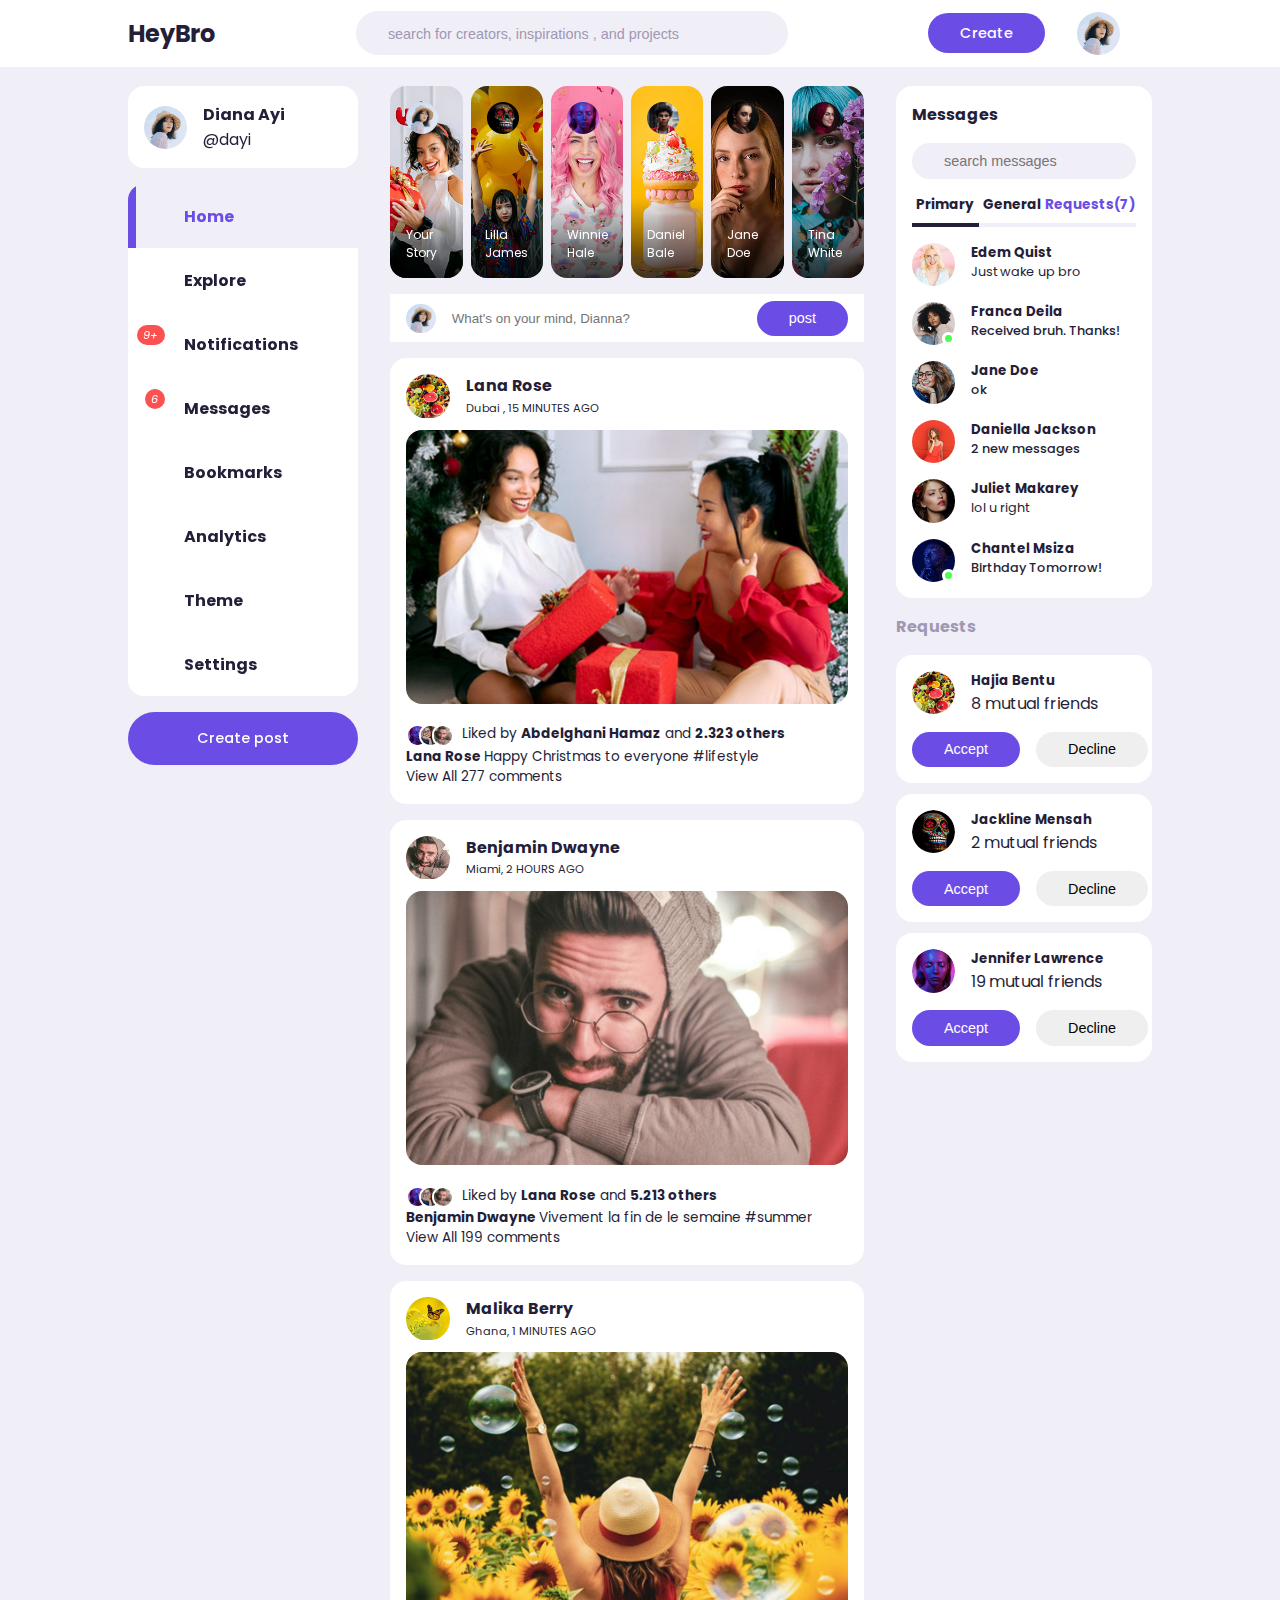
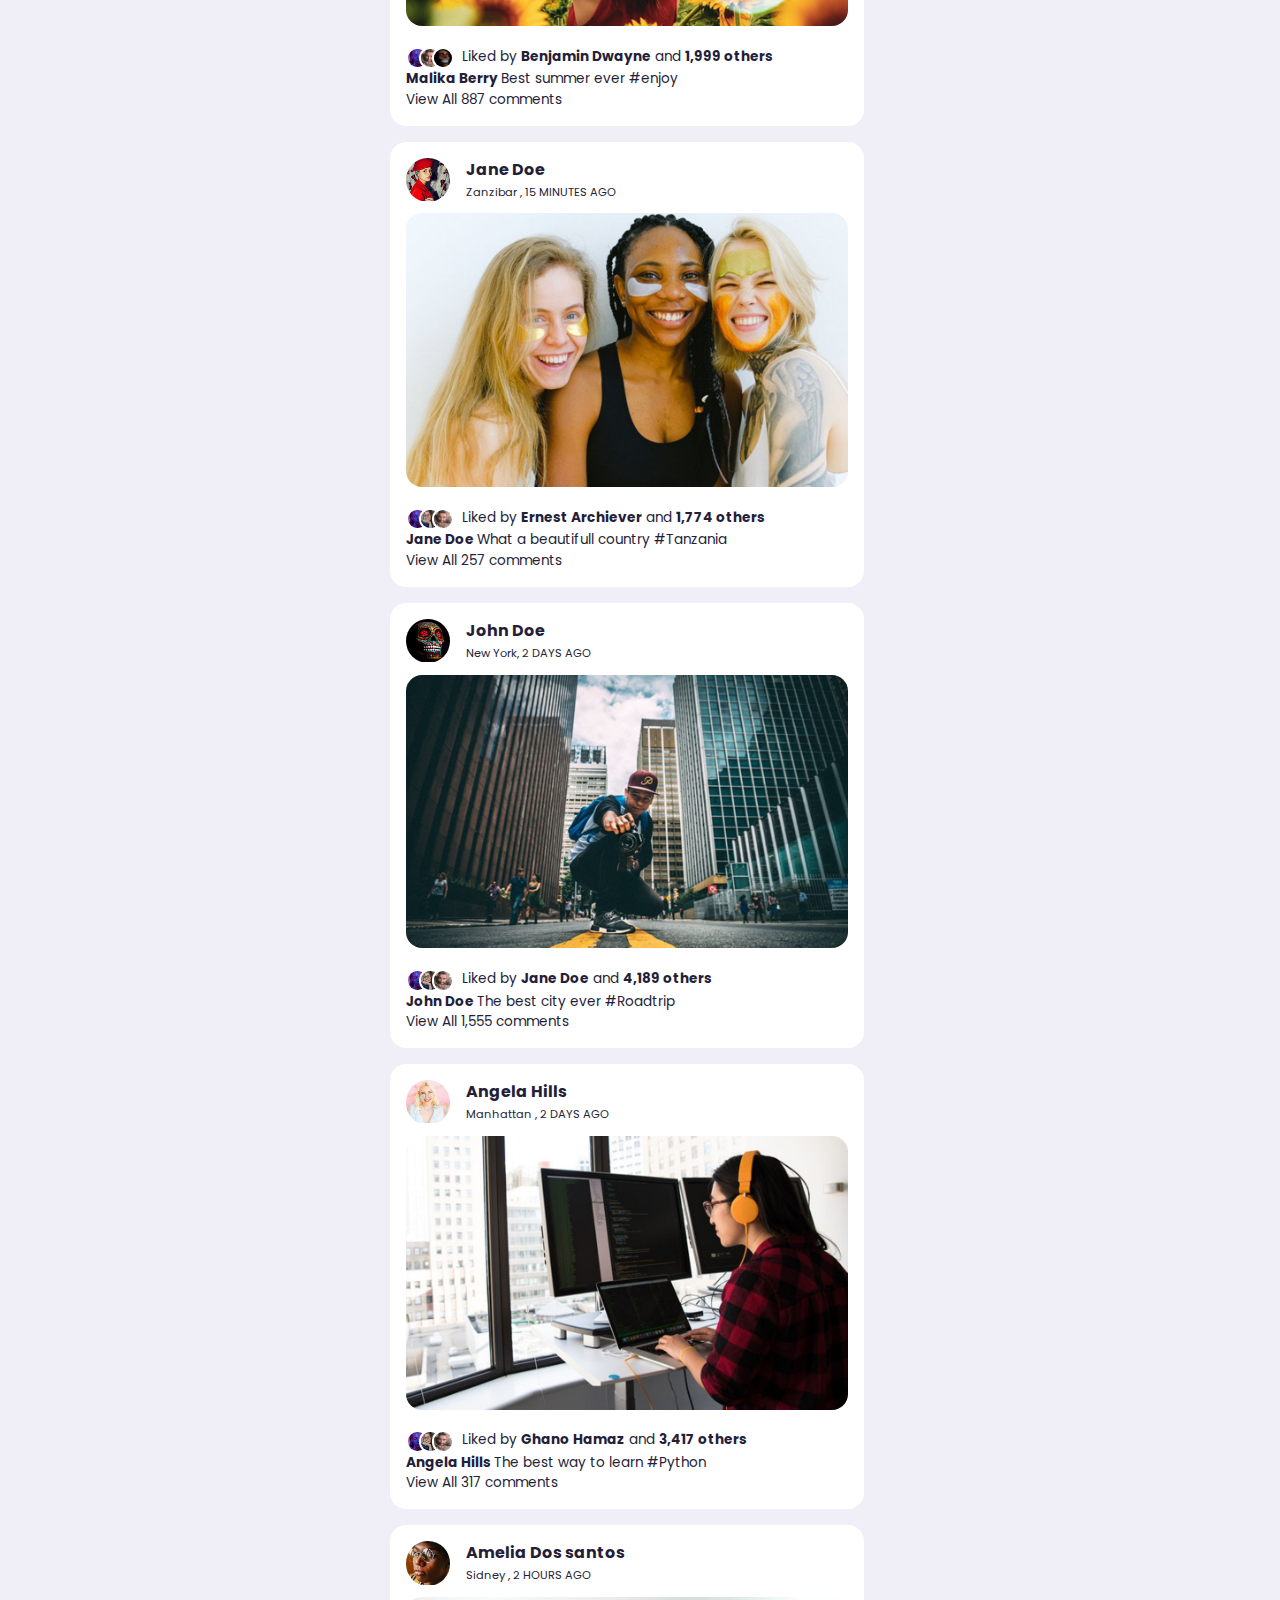
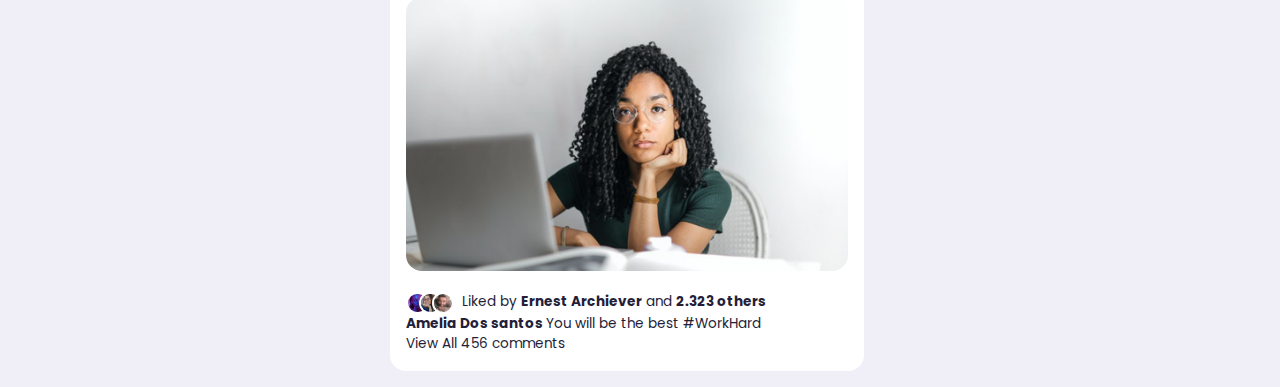
<file: index.html>
<!DOCTYPE html>
<html lang="en">

<head>
    <meta charset="UTF-8">
    <meta http-equiv="X-UA-Compatible" content="IE=edge">
    <meta name="viewport" content="width=device-width, initial-scale=1.0">
    <title>Responsive social media using HTML , CSS & JavaScript</title>
    <link rel="stylesheet" href="https://unicons.iconscout.com/release/v4.0.0/css/line.css">
    <link rel="stylesheet" href="style.css">
</head>

<body>
    <nav>
        <div class="container">
            <h2 class="log">
                HeyBro
            </h2>
            <div class="search-bar">
                <i class="uil uil-search"></i>
                <input type="search" placeholder="search for creators, inspirations , and projects">

            </div>
            <div class="create">
                <label class="btn btn-primary" for="create-post">Create</label>
                <div class="profile-photo">
                    <img src="images/profile-1.jpg" alt="profile-picture">
                </div>
                <!-- menu button to show sidebar -->
                <button type="button" id="menu-btn">
                    <i class="uil uil-bars"></i>
                </button>

            </div>
        </div>
    </nav>
    <!--MAIN SECTION-->
    <main>
        <div class="container">
            <!-----------------------LEFT---------------------------->
            <div class="left">
                <a class="profile">
                    <div class="profile-photo">
                        <img src="images/profile-1.jpg" alt="profile-photo">
                    </div>
                    <div class="handle">
                        <h4>Diana Ayi</h4>
                        <p class="text-muted">
                            @dayi
                        </p>
                    </div>
                </a>
                <!-- close button -->
                <span id="close-btn"><i class="uil uil-multiply"></i></span>
                <!---------------SIDEBAR---------------->
                <div class="sidebar">
                    <a class="menu-items active">
                        <span><i class="uil uil-home"></i></span>
                        <h3>Home</h3>
                    </a>
                    <a class="menu-items ">
                        <span><i class="uil uil-compass"></i></span>
                        <h3>Explore</h3>
                    </a>
                    <a class="menu-items " id="notifications">
                        <span><i class="uil uil-bell"><small class="notification-count">9+</small></i></span>
                        <h3>Notifications</h3>
                        <!---------NOTIFICATIONS POPUP-->
                        <div class="notifications-popup">
                            <div>
                                <div class="profile-photo">
                                    <img src="images/profile-2.jpg" alt="profile-2">
                                </div>
                                <div class="notification-body">
                                    <b>Jennifer Lopez</b>accepted your friend request
                                    <small class="text-muted">2 DAYS AGO</small>
                                </div>
                                <div class="profile-photo">
                                    <img src="images/profile-3.jpg" alt="profile-3">
                                </div>
                                <div class="notification-body">
                                    <b>Jane Doe</b>commented on your post
                                    <small class="text-muted">1 HOUR AGO</small>
                                </div>
                                <div class="profile-photo">
                                    <img src="images/profile-4.jpg" alt="profile-4">
                                </div>
                                <div class="notification-body">
                                    <b>Mary Oppong</b>and <b>283 other</b> liked your post
                                    <small class="text-muted">4 MINUTES AGO</small>
                                </div>
                                <div class="profile-photo">
                                    <img src="images/profile-5.jpg" alt="profile-5">
                                </div>
                                <div class="notification-body">
                                    <b>Doris Y.Lartey</b>commented on a post you are tagged in
                                    <small class="text-muted">2 DAYS AGO</small>
                                </div>
                                <div class="profile-photo">
                                    <img src="images/profile-6.jpg" alt="profile-6">
                                </div>
                                <div class="notification-body">
                                    <b>Jennifer Howkins</b>commented on a psot you are tagged in
                                    <small class="text-muted">1 HOUR AGO</small>
                                </div>
                                <div class="profile-photo">
                                    <img src="images/profile-7.jpg" alt="profile-7">
                                </div>
                                <div class="notification-body">
                                    <b>John Doe</b>commented on your post
                                    <small class="text-muted">1 HOUR AGO</small>
                                </div>
                            </div>
                        </div>
                        <!---------------END NOTIFICATIONS POPUP-->
                    </a>
                    <a class="menu-items " id="messages-notifications">
                        <span><i class="uil uil-envelope" ><small class="notification-count">6</small></i></span>
                        <h3>Messages</h3>
                    </a>
                    <a class="menu-items ">
                        <span><i class="uil uil-bookmark"></i></span>
                        <h3>Bookmarks</h3>
                    </a>
                    <a class="menu-items ">
                        <span><i class="uil uil-chart-line"></i></span>
                        <h3>Analytics</h3>
                    </a>
                    <a class="menu-items " id="theme">
                        <span><i class="uil uil-palette"></i></span>
                        <h3>Theme</h3>
                    </a>
                    <a class="menu-items">
                        <span><i class="uil uil-setting"></i></span>
                        <h3>Settings</h3>
                    </a>
                </div>
                <!-------------------END OF SIDEBAR--------------->
                <label for="create-post" class="btn btn-primary">Create post</label>


            </div>
            <!-------------------END OF LEFT--------------->



            <!-----------------------MIDDLE-------------------------->
            <div class="middle">
                <!-----------------------STORIES-------------------------->
                <div class="stories">
                    <div class="story">
                        <div class="profile-photo">
                            <img src="images/profile-1.jpg" alt="profile-1">
                        </div>
                        <p class="name">Your Story</p>
                    </div>
                    <div class="story">
                        <div class="profile-photo">
                            <img src="images/profile-9.jpg" alt="profile-9">
                        </div>
                        <p class="name">Lilla James</p>
                    </div>
                    <div class="story">
                        <div class="profile-photo">
                            <img src="images/profile-10.jpg" alt="profile-10">
                        </div>
                        <p class="name">Winnie Hale</p>
                    </div>
                    <div class="story">
                        <div class="profile-photo">
                            <img src="images/profile-11.jpg" alt="profile-11">
                        </div>
                        <p class="name">Daniel Bale</p>
                    </div>
                    <div class="story">
                        <div class="profile-photo">
                            <img src="images/profile-12.jpg" alt="profile-12">
                        </div>
                        <p class="name">Jane Doe</p>
                    </div>
                    <div class="story">
                        <div class="profile-photo">
                            <img src="images/profile-20.jpg" alt="profile-20">
                        </div>
                        <p class="name">Tina White</p>
                    </div>
                </div>
                <!----------------END OF STORIES-------------------->
                <form class="create-post">
                    <div class="profile-photo">
                        <img src="images/profile-1.jpg" alt="profile-1">
                    </div>
                    <input type="text" placeholder="What's on your mind, Dianna?" id="create-post">
                    <input type="submit" value="post" class="btn btn-primary">
                </form>
                <!-------------------FEEDS---------------------->
                <div class="feeds">
                    <!-------------------FEEDS 1---------------------->
                    <div class="feed">
                        <div class="head">
                            <div class="user">
                                <div class="profile-photo">
                                    <img src="images/profile-13.jpg" alt="image-13">

                                </div>
                                <div class="info">
                                    <h3>Lana Rose</h3>
                                    <small>Dubai , 15 MINUTES AGO</small>
                                </div>

                            </div>
                            <span class="edit">
                                <i class="uil uil-ellipsis-h"></i>
                            </span>
                        </div>
                        <div class="photo">
                            <img src="images/feed-1.jpg" alt="feed-1">
                        </div>
                        <div class="action-button">
                            <div class="interaction-buttons">
                                <span><i class="uil uil-heart"></i></span>
                                <span><i class="uil uil-comment"></i></span>
                                <span><i class="uil uil-share"></i></span>
                            </div>
                            <div class="bookmark">
                                <span><i class="uil uil-bookmark-full"></i></span>

                            </div>

                        </div>
                        <div class="liked-by">
                            <span><img src="images/profile-10.jpg" alt="profile-10"></span>
                            <span><img src="images/profile-4.jpg" alt="profile-4"></span>
                            <span><img src="images/profile-15.jpg" alt="profile-15"></span>
                            <p>Liked by <b>Abdelghani Hamaz</b> and <b> 2.323 others</b></p>
                        </div>
                        <div class="caption">
                            <p><b>Lana Rose </b>Happy Christmas to everyone <span class="hash-tag"> #lifestyle</span></p>
                        </div>
                        <div class="comments text-muted">
                            View All 277 comments
                            <!----------FEED 2------------->
                        </div>
                    </div>
                    <div class="feed">
                        <div class="head">
                            <div class="user">
                                <div class="profile-photo">
                                    <img src="images/profile-15.jpg" alt="image-15">

                                </div>
                                <div class="info">
                                    <h3>Benjamin Dwayne</h3>
                                    <small>Miami, 2 HOURS AGO</small>
                                </div>

                            </div>
                            <span class="edit">
                                <i class="uil uil-ellipsis-h"></i>
                            </span>
                        </div>
                        <div class="photo">
                            <img src="images/feed-2.jpg" alt="feed-2">
                        </div>
                        <div class="action-button">
                            <div class="interaction-buttons">
                                <span><i class="uil uil-heart"></i></span>
                                <span><i class="uil uil-comment"></i></span>
                                <span><i class="uil uil-share"></i></span>
                            </div>
                            <div class="bookmark">
                                <span><i class="uil uil-bookmark-full"></i></span>

                            </div>

                        </div>
                        <div class="liked-by">
                            <span><img src="images/profile-10.jpg" alt="profile-10"></span>
                            <span><img src="images/profile-4.jpg" alt="profile-4"></span>
                            <span><img src="images/profile-15.jpg" alt="profile-15"></span>
                            <p>Liked by <b>Lana Rose</b> and <b> 5.213 others</b></p>
                        </div>
                        <div class="caption">
                            <p><b>Benjamin Dwayne </b>Vivement la fin de le semaine <span class="hash-tag"> #summer</span></p>
                        </div>
                        <div class="comments text-muted">
                            View All 199 comments
                            <!----------------FEED 3-------------->
                        </div>
                    </div>
                    <div class="feed">
                        <div class="head">
                            <div class="user">
                                <div class="profile-photo">
                                    <img src="images/profile-14.jpg" alt="image-14">

                                </div>
                                <div class="info">
                                    <h3>Malika Berry</h3>
                                    <small>Ghana, 1 MINUTES AGO</small>
                                </div>

                            </div>
                            <span class="edit">
                                <i class="uil uil-ellipsis-h"></i>
                            </span>
                        </div>
                        <div class="photo">
                            <img src="images/feed-3.jpg" alt="feed-3">
                        </div>
                        <div class="action-button">
                            <div class="interaction-buttons">
                                <span><i class="uil uil-heart"></i></span>
                                <span><i class="uil uil-comment"></i></span>
                                <span><i class="uil uil-share"></i></span>
                            </div>
                            <div class="bookmark">
                                <span><i class="uil uil-bookmark-full"></i></span>

                            </div>

                        </div>
                        <div class="liked-by">
                            <span><img src="images/profile-10.jpg" alt="profile-10"></span>
                            <span><img src="images/profile-15.jpg" alt="profile-15"></span>
                            <span><img src="images/profile-9.jpg" alt="profile-9"></span>
                            <p>Liked by <b>Benjamin Dwayne</b> and <b> 1,999 others</b></p>
                        </div>
                        <div class="caption">
                            <p><b>Malika Berry </b>Best summer ever <span class="hash-tag"> #enjoy</span></p>
                        </div>
                        <div class="comments text-muted">
                            View All 887 comments
                            <!------------------------FEED 4----------------------->
                        </div>
                    </div>
                    <div class="feed">
                        <div class="head">
                            <div class="user">
                                <div class="profile-photo">
                                    <img src="images/profile-16.jpg" alt="image-16">

                                </div>
                                <div class="info">
                                    <h3>Jane Doe</h3>
                                    <small>Zanzibar , 15 MINUTES AGO</small>
                                </div>

                            </div>
                            <span class="edit">
                                <i class="uil uil-ellipsis-h"></i>
                            </span>
                        </div>
                        <div class="photo">
                            <img src="images/feed-4.jpg" alt="feed-4">
                        </div>
                        <div class="action-button">
                            <div class="interaction-buttons">
                                <span><i class="uil uil-heart"></i></span>
                                <span><i class="uil uil-comment"></i></span>
                                <span><i class="uil uil-share"></i></span>
                            </div>
                            <div class="bookmark">
                                <span><i class="uil uil-bookmark-full"></i></span>

                            </div>

                        </div>
                        <div class="liked-by">
                            <span><img src="images/profile-10.jpg" alt="profile-10"></span>
                            <span><img src="images/profile-4.jpg" alt="profile-4"></span>
                            <span><img src="images/profile-15.jpg" alt="profile-15"></span>
                            <p>Liked by <b>Ernest Archiever</b> and <b> 1,774 others</b></p>
                        </div>
                        <div class="caption">
                            <p><b>Jane Doe </b>What a beautifull country <span class="hash-tag"> #Tanzania</span></p>
                        </div>
                        <div class="comments text-muted">
                            View All 257 comments
                            <!-----------------------FEED 5--------------------->
                        </div>
                    </div>
                    <div class="feed">
                        <div class="head">
                            <div class="user">
                                <div class="profile-photo">
                                    <img src="images/profile-9.jpg" alt="image-9">

                                </div>
                                <div class="info">
                                    <h3>John Doe</h3>
                                    <small>New York, 2 DAYS AGO</small>
                                </div>

                            </div>
                            <span class="edit">
                                <i class="uil uil-ellipsis-h"></i>
                            </span>
                        </div>
                        <div class="photo">
                            <img src="images/feed-5.jpg" alt="feed-5">
                        </div>
                        <div class="action-button">
                            <div class="interaction-buttons">
                                <span><i class="uil uil-heart"></i></span>
                                <span><i class="uil uil-comment"></i></span>
                                <span><i class="uil uil-share"></i></span>
                            </div>
                            <div class="bookmark">
                                <span><i class="uil uil-bookmark-full"></i></span>

                            </div>

                        </div>
                        <div class="liked-by">
                            <span><img src="images/profile-10.jpg" alt="profile-10"></span>
                            <span><img src="images/profile-4.jpg" alt="profile-4"></span>
                            <span><img src="images/profile-15.jpg" alt="profile-15"></span>
                            <p>Liked by <b>Jane Doe</b> and <b> 4,189 others</b></p>
                        </div>
                        <div class="caption">
                            <p><b>John Doe </b>The best city ever <span class="hash-tag"> #Roadtrip</span></p>
                        </div>
                        <div class="comments text-muted">
                            View All 1,555 comments
                            <!-----------------------FEED 6------------------------->

                        </div>
                    </div>
                    <div class="feed">
                        <div class="head">
                            <div class="user">
                                <div class="profile-photo">
                                    <img src="images/profile-17.jpg" alt="image-17">

                                </div>
                                <div class="info">
                                    <h3>Angela Hills</h3>
                                    <small>Manhattan , 2 DAYS AGO</small>
                                </div>

                            </div>
                            <span class="edit">
                                <i class="uil uil-ellipsis-h"></i>
                            </span>
                        </div>
                        <div class="photo">
                            <img src="images/feed-6.jpg" alt="feed-6">
                        </div>
                        <div class="action-button">
                            <div class="interaction-buttons">
                                <span><i class="uil uil-heart"></i></span>
                                <span><i class="uil uil-comment"></i></span>
                                <span><i class="uil uil-share"></i></span>
                            </div>
                            <div class="bookmark">
                                <span><i class="uil uil-bookmark-full"></i></span>

                            </div>

                        </div>
                        <div class="liked-by">
                            <span><img src="images/profile-10.jpg" alt="profile-10"></span>
                            <span><img src="images/profile-4.jpg" alt="profile-4"></span>
                            <span><img src="images/profile-15.jpg" alt="profile-15"></span>
                            <p>Liked by <b>Ghano Hamaz</b> and <b> 3,417 others</b></p>
                        </div>
                        <div class="caption">
                            <p><b>Angela Hills </b>The best way to learn <span class="hash-tag"> #Python</span></p>
                        </div>
                        <div class="comments text-muted">
                            View All 317 comments
                            <!-----------------FEED 7--------------------->
                        </div>
                    </div>
                    <div class="feed">
                        <div class="head">
                            <div class="user">
                                <div class="profile-photo">
                                    <img src="images/profile-18.jpg" alt="image-18">

                                </div>
                                <div class="info">
                                    <h3>Amelia Dos santos</h3>
                                    <small>Sidney , 2 HOURS AGO</small>
                                </div>

                            </div>
                            <span class="edit">
                                <i class="uil uil-ellipsis-h"></i>
                            </span>
                        </div>
                        <div class="photo">
                            <img src="images/feed-7.jpg" alt="feed-7">
                        </div>
                        <div class="action-button">
                            <div class="interaction-buttons">
                                <span><i class="uil uil-heart"></i></span>
                                <span><i class="uil uil-comment"></i></span>
                                <span><i class="uil uil-share"></i></span>
                            </div>
                            <div class="bookmark">
                                <span><i class="uil uil-bookmark-full"></i></span>

                            </div>

                        </div>
                        <div class="liked-by">
                            <span><img src="images/profile-10.jpg" alt="profile-10"></span>
                            <span><img src="images/profile-4.jpg" alt="profile-4"></span>
                            <span><img src="images/profile-15.jpg" alt="profile-15"></span>
                            <p>Liked by <b>Ernest Archiever</b> and <b> 2.323 others</b></p>
                        </div>
                        <div class="caption">
                            <p><b>Amelia Dos santos </b>You will be the best <span class="hash-tag"> #WorkHard</span></p>
                        </div>
                        <div class="comments text-muted">
                            View All 456 comments

                        </div>
                    </div>
                    <!-------------END OF FEED------------------------->
                </div>
                <!--------------------- END OF FEEDS-------------------->
            </div>
            <!------------------------END OF MIDDLE----------------------->


            <!-----------------------RIGHT-------------------------->
            <div class="right">
                <div class="messages">
                    <div class="heading">
                        <h4>Messages</h4><i class="uil uil-edit"></i>
                    </div>
                    <!---------------------------SEARCH BAR----------------------->
                    <div class="search-bar">
                        <i class="uil uil-search"></i>
                        <input type="search" placeholder="search messages" id="message-search">
                    </div>
                    <!-------------------------MESSAGES CATEGORY--------------------->
                    <div class="category">
                        <h6 class="active">
                            Primary
                        </h6>

                        <h6>General</h6>
                        <h6 class="message-requests">Requests(7)</h6>
                    </div>
                    <!-------------------------MESSAGES------------------------>
                    <div class="message">
                        <div class="profile-photo">
                            <img src="images/profile-17.jpg" alt="profile-17">
                        </div>
                        <div class="message-body">
                            <h5>Edem Quist</h5>
                            <p class="text-muted">Just wake up bro</p>
                        </div>
                    </div>
                    <!----- MESSAGE ----->
                    <div class="message">
                        <div class="profile-photo">
                            <img src="./images/profile-3.jpg" alt="profile3">
                            <div class="active"></div>
                        </div>
                        <div class="message-body">
                            <h5>Franca Deila</h5>
                            <p class="text-bold">Received bruh. Thanks!</p>
                        </div>
                    </div>
                    <!----- MESSAGE ----->
                    <div class="message">
                        <div class="profile-photo">
                            <img src="./images/profile-4.jpg" alt="profile4">
                        </div>
                        <div class="message-body">
                            <h5>Jane Doe</h5>
                            <p class="text-bold">ok</p>
                        </div>
                    </div>
                    <!----- MESSAGE ----->
                    <div class="message">
                        <div class="profile-photo">
                            <img src="./images/profile-5.jpg" alt="profile5">
                        </div>
                        <div class="message-body">
                            <h5>Daniella Jackson</h5>
                            <p class="text-bold">2 new messages</p>
                        </div>
                    </div>
                    <!----- MESSAGE ----->
                    <div class="message">
                        <div class="profile-photo">
                            <img src="./images/profile-6.jpg" alt="profile6">
                        </div>
                        <div class="message-body">
                            <h5>Juliet Makarey</h5>
                            <p class="text-muted">lol u right</p>
                        </div>
                    </div>
                    <!----- MESSAGE ----->
                    <div class="message">
                        <div class="profile-photo">
                            <img src="./images/profile-7.jpg" alt="profile7">
                            <div class="active"></div>
                        </div>
                        <div class="message-body">
                            <h5>Chantel Msiza</h5>
                            <p class="text-bold">Birthday Tomorrow!</p>
                        </div>
                    </div>
                </div>

                <!----------------------END OF MESSAGES--------------------->

                <!-----------------------FRIEND REQUEST--------------------->
                <div class="friend-requests">
                    <h4>Requests</h4>
                    <div class="request">
                        <div class="info">
                            <div class="profile-photo">
                                <img src="images/profile-13.jpg" alt="profile-13">
                            </div>
                            <div>
                                <h5>Hajia Bentu</h5>
                                <p class="text-muted">
                                    8 mutual friends
                                </p>

                            </div>
                        </div>
                        <div class="action">
                            <button class="btn btn-primary">
                                    Accept
                                </button>
                            <button class="btn">
                                    Decline
                                </button>
                        </div>
                    </div>
                    <!----- REQUEST 2----->
                    <div class="request">
                        <div class="info">
                            <div class="profile-photo">
                                <img src="./images/profile-9.jpg" alt="profile9">
                            </div>
                            <div>
                                <h5>Jackline Mensah</h5>
                                <p class="text-muted">2 mutual friends</p>
                            </div>
                        </div>
                        <div class="action">
                            <button class="btn btn-primary">Accept</button>
                            <button class="btn">Decline</button>
                        </div>
                    </div>
                    <!----- REQUEST 3----->
                    <div class="request">
                        <div class="info">
                            <div class="profile-photo">
                                <img src="./images/profile-10.jpg" alt="profile10">
                            </div>
                            <div>
                                <h5>Jennifer Lawrence</h5>
                                <p class="text-muted">19 mutual friends</p>
                            </div>
                        </div>
                        <div class="action">
                            <button class="btn btn-primary">Accept</button>
                            <button class="btn">Decline</button>
                        </div>
                    </div>
                </div>
            </div>
        </div>
        <!------------------------END OF RIGHT---------------------->
        </div>

    </main>

    <!--================================================ THEME CUSTOMIZATION =============================================-->
    <div class="customize-theme">
        <div class="card">
            <h2>Customize your view</h2>
            <p class="text-muted">Manage your font size, color, and background.</p>

            <!------------ FONT SIZES ------------->
            <div class="font-size">
                <h4>Font Size</h4>
                <div>
                    <h6>Aa</h6>
                    <div class="choose-size">
                        <span class="font-size-1"></span>
                        <span class="font-size-2 active"></span>
                        <span class="font-size-3"></span>
                        <span class="font-size-4"></span>
                        <span class="font-size-5"></span>
                    </div>
                    <h3>Aa</h3>
                </div>
            </div>

            <!------------ PRIMARY COLORS ------------->
            <div class="color">
                <h4>Color</h4>
                <div class="choose-color">
                    <span class="color-1 active"></span>
                    <span class="color-2"></span>
                    <span class="color-3"></span>
                    <span class="color-4"></span>
                    <span class="color-5"></span>
                </div>
            </div>

            <!---------- BACKGROUND COLORS ------------>
            <div class="background">
                <h4>Background</h4>
                <div class="choose-bg">
                    <div class="bg-1 active">
                        <span></span>
                        <h5 for="bg-1">Light</h5>
                    </div>
                    <div class="bg-2">
                        <span></span>
                        <h5>Dim</h5>
                    </div>
                    <div class="bg-3">
                        <span></span>
                        <h5 for="bg-3">Lights Out</h5>
                    </div>
                </div>
            </div>
        </div>
    </div>

    <script src="index.js"></script>
</body>

</html>
</file>
<file: style.css>
@import url('https://fonts.googleapis.com/css2?family=Poppins:wght@300;400;500;600&display=swap');
         :root {
            --primary-color-hue: 252;
            --dark-color-lightness: 17%;
            --light-color-lightness: 95%;
            --white-color-lightness: 100%;
            --color-white: hsl(252, 30%, var(--white-color-lightness));
            --color-light: hsl(252, 30%, var(--light-color-lightness));
            --color-gray: hsl(var(--primary-color-hue), 15%, 65%);
            --color-primary: hsl(var(--primary-color-hue), 75%, 60%);
            --color-secondary: hsl(252, 100%, 90%);
            --color-success: hsl(120, 95%, 65%);
            --color-danger: hsl(0, 95%, 65%);
            --color-dark: hsl(252, 30%, var(--dark-color-lightness));
            --color-black: hsl(252, 30%, 10%);
            --border-radius: 2rem;
            --card-border-radius: 1rem;
            --btn-padding: 0.6rem 2rem;
            --search-padding: 0.6rem 1rem;
            --card-padding: 1rem;
            --sticky-top-left: 5.4rem;
            --sticky-top-right: -18rem;
        }
        
        *,
        *::before,
        *::after {
            margin: 0;
            padding: 0;
            outline: 0;
            box-sizing: border-box;
            text-decoration: none;
            list-style: none;
            border: none;
        }
        
        body {
            font-family: 'Poppins', sans-serif;
            color: var(--color-dark);
            background: var(--color-light);
            overflow-x: hidden;
        }
        
        .container {
            width: 80%;
            margin: 0 auto;
        }
        
        .profile-photo {
            width: 2.7rem;
            aspect-ratio: 1/1;
            border-radius: 50%;
            overflow: hidden;
        }
        
        img {
            display: block;
            width: 100%;
        }
        
        .btn {
            display: inline-block;
            padding: var(--btn-padding);
            font-weight: 500;
            border-radius: var(--border-radius);
            cursor: pointer;
            transition: all 300ms ease;
            font-size: 0.9rem;
        }
        
        .btn:hover {
            opacity: 0.8;
        }
        
        .btn-primary {
            background: var(--color-primary);
            color: white;
        }
        
        .text-bold {
            font-weight: 500;
        }
        
        .text-muter {
            color: var(--color-gray)
        }
        
        nav {
            width: 100%;
            background: var(--color-white);
            padding: 0.7rem 0;
            position: fixed;
            top: 0;
            z-index: 10;
        }
        
        nav .container {
            display: flex;
            align-items: center;
            justify-content: space-between;
        }
        
        .search-bar {
            background: var(--color-light);
            border-radius: var(--border-radius);
            padding: var(--search-padding);
        }
        
        .search-bar input[type="search"] {
            background: transparent;
            width: 30vw;
            margin-left: 1rem;
            font-size: 0.9rem;
            color: var(--color-dark);
        }
        
        nav .search-bar input[type="search"]::placeholder {
            color: var(--color-gray);
        }
        
        nav .create {
            display: flex;
            align-items: center;
            gap: 2rem;
        }
        /*===============MAIN===================*/
        
        main {
            position: relative;
            top: 5.4rem;
        }
        
        main .container {
            display: grid;
            grid-template-columns: 18vw auto 20vw;
            column-gap: 2rem;
            position: relative;
        }
        /*==============LEFT================*/
        
        main .container .left {
            height: max-content;
            position: sticky;
            top: var(--sticky-top-left);
        }
        
        main .container .left .profile {
            padding: var(--card-padding);
            background: var(--color-white);
            border-radius: var(--card-border-radius);
            display: flex;
            align-items: center;
            column-gap: 1rem;
            width: 100%;
        }
        /*--------------SIDEBAR--------------------*/
        
        .left .sidebar {
            margin-top: 1rem;
            background: var(--color-white);
            border-radius: var(--card-border-radius);
        }
        
        .left .sidebar .menu-items {
            display: flex;
            align-items: center;
            height: 4rem;
            cursor: pointer;
            transition: all 300ms ease;
            position: relative;
        }
        
        .left .sidebar .menu-items:hover {
            background: var(--color-light);
        }
        
        .left .sidebar i {
            font-size: 1.4rem;
            color: var(--color-gray);
            margin-left: 2rem;
            position: relative;
        }
        
        .left .sidebar i .notification-count {
            background: var(--color-danger);
            color: white;
            font-size: 0.7rem;
            width: fit-content;
            border-radius: 0.8rem;
            padding: 0.1rem 0.4rem;
            position: absolute;
            top: -0.2rem;
            right: -0.3rem;
        }
        
        .left .sidebar h3 {
            margin-left: 1.5rem;
            font-size: 1rem;
        }
        
        .left .sidebar .active {
            background: var(--color-light);
        }
        
        .left .sidebar .active i,
        .left .sidebar .active h3 {
            color: var(--color-primary);
        }
        
        .left .sidebar .active::before {
            content: "";
            display: block;
            width: 0.5rem;
            height: 100%;
            position: absolute;
            background-color: var(--color-primary);
        }
        
        .left .sidebar .menu-items:first-child.active {
            border-top-left-radius: var(--card-border-radius);
            overflow: hidden;
        }
        
        .left .sidebar .menu-items:last-child.active {
            border-bottom-left-radius: var(--card-border-radius);
            overflow: hidden;
        }
        
        .left .btn {
            margin-top: 1rem;
            width: 100%;
            text-align: center;
            padding: 1rem 0;
        }
        /*------------------NOTIFICATION POPUP---------------*/
        
        .left .notifications-popup {
            position: absolute;
            top: 0;
            left: 110%;
            width: 30rem;
            background: var(--color-white);
            border-radius: var(--card-border-radius);
            padding: var(--card-padding);
            box-shadow: 0 0 2rem hsl(var(--color-primary), 75%, 60% 25%);
            z-index: 8;
            display: none;
        }
        
        .left .notifications-popup::before {
            content: "";
            width: 1.2rem;
            height: 1.2rem;
            display: block;
            background: var(--color-white);
            position: absolute;
            left: -0.6rem;
            transform: rotate(45deg);
        }
        
        .left .notifications-popup>.div {
            display: flex;
            align-items: start;
            gap: 1rem;
            margin-bottom: 1rem;
        }
        
        .left .notifications-popup small {
            display: block;
        }
        /*-----------------------MIDDLE--------------------*/
        
        .middle .stories {
            display: flex;
            justify-content: space-between;
            height: 12rem;
            gap: 0.5rem;
        }
        
        .middle .stories .story {
            padding: var(--card-padding);
            border-radius: var(--card-border-radius);
            display: flex;
            flex-direction: column;
            justify-content: space-between;
            align-items: center;
            color: white;
            font-size: 0.75rem;
            width: 100%;
            background: red;
            position: relative;
            overflow: hidden;
        }
        
        .middle .stories .story:before {
            content: "";
            display: block;
            width: 100%;
            height: 5rem;
            background: linear-gradient(transparent, rgba(0, 0, 0, 0.75));
            position: absolute;
            bottom: 0;
        }
        
        .middle .stories .story .name {
            z-index: 2;
        }
        
        .middle .stories .story:nth-child(1) {
            background: url(images/story-1.jpg) no-repeat center center/cover;
        }
        
        .middle .stories .story:nth-child(2) {
            background: url(images/story-2.jpg) no-repeat center center/cover;
        }
        
        .middle .stories .story:nth-child(3) {
            background: url(images/story-3.jpg) no-repeat center center/cover;
        }
        
        .middle .stories .story:nth-child(4) {
            background: url(images/story-5.jpg) no-repeat center center/cover;
        }
        
        .middle .stories .story:nth-child(5) {
            background: url(images/story-4.jpg) no-repeat center center/cover;
        }
        
        .middle .stories .story:nth-child(6) {
            background: url(images/story-6.jpg) no-repeat center center/cover;
        }
        
        .middle .story .profile-photo {
            width: 2rem;
            height: 2rem;
            align-self: start;
            border: 3 px solid var(--color-primary);
        }
        /*-------------CREATE POST ------------------*/
        
        .middle .create-post {
            width: 100%;
            display: flex;
            align-items: center;
            justify-content: space-between;
            margin-top: 1rem;
            background: var(--color-white);
            padding: 0.4rem var(--card-padding);
            border-radius: var(border-radius);
        }
        
        .middle .create-post input[type='text'] {
            justify-self: start;
            width: 100%;
            padding-left: 1rem;
            background: transparent;
            color: var(--color-dark);
            margin-right: 1rem;
        }
        /*---------------FEEDS-------------------*/
        
        .middle .feeds .feed {
            background: var(--color-white);
            border-radius: var(--card-border-radius);
            padding: var(--card-padding);
            margin: 1rem 0;
            font-size: 0.85rem;
            line-height: 1.5;
        }
        
        .middle .feed .head {
            display: flex;
            justify-content: space-between;
        }
        
        .middle .feed .user {
            display: flex;
            gap: 1rem;
        }
        
        .middle .feed .photo {
            border-radius: var(--card-border-radius);
            overflow: hidden;
            margin: 0.7rem 0;
        }
        
        .middle .feed .action-button {
            display: flex;
            justify-content: space-between;
            align-items: center;
            font-size: 1.4rem;
            margin: 0.6rem;
        }
        
        .middle .liked-by {
            display: flex;
        }
        
        .middle .liked-by span {
            width: 1.4rem;
            height: 1.4rem;
            display: block;
            border-radius: 50%;
            overflow: hidden;
            border: 2px solid var(--color-white);
            margin-left: -0.6rem;
        }
        
        .middle .liked-by span:first-child {
            margin: 0;
        }
        
        .middle .liked-by p {
            margin-left: 0.5rem;
        }
        /*----------------------RIGHT--------------------*/
        
        .main .container .right {
            height: max-content;
            position: sticky;
            top: var(--sticky-top-right);
            bottom: 0;
        }
        
        .right .messages {
            background: var(--color-white);
            border-radius: var(--card-border-radius);
            padding: var(--card-padding);
        }
        
        .right .messages .heading {
            display: flex;
            align-items: center;
            justify-content: space-between;
            margin-bottom: 1rem;
        }
        
        .right .messages i {
            font-size: 1.4rem;
        }
        
        .right .messages .search-bar {
            display: flex;
            margin-bottom: 1rem;
        }
        
        .right .messages .category {
            display: flex;
            justify-content: space-between;
            margin-bottom: 1rem;
        }
        
        .right .messages .category h6 {
            width: 100%;
            text-align: center;
            border-bottom: 4px solid var(--color-light);
            padding-bottom: 0.5rem;
            font-size: 0.85rem;
        }
        
        .right .messages .category .active {
            border-color: var(--color-dark);
        }
        
        .right .messages .message-requests {
            color: var(--color-primary);
        }
        
        .right .messages .message {
            display: flex;
            gap: 1rem;
            margin-bottom: 1rem;
            align-items: start;
        }
        
        .right .messages .message .profile-photo {
            position: relative;
            overflow: visible;
        }
        
        .right .profile-photo img {
            border-radius: 50%;
        }
        
        .right .messages .message:last-child {
            margin: 0;
        }
        
        .right .messages .message p {
            font-size: 0.8rem;
        }
        
        .right .messages .message .profile-photo .active {
            width: 0.8rem;
            height: 0.8rem;
            border-radius: 50%;
            border: 3px solid var(--color-white);
            background: var(--color-success);
            position: absolute;
            bottom: 0;
            right: 0;
        }
        /*------------------------FRIEND REQUESTS--------------------------*/
        
        .right .friend-requests {
            margin-top: 1rem;
        }
        
        .right .friend-requests h4 {
            color: var(--color-gray);
            margin: 1rem 0;
        }
        
        .right .request {
            background: var(--color-white);
            padding: var(--card-padding);
            border-radius: var(--card-border-radius);
            margin-bottom: 0.7rem;
        }
        
        .right .request .info {
            display: flex;
            gap: 1rem;
            margin-bottom: 1rem;
        }
        
        .right .request .action {
            display: flex;
            gap: 1rem;
        }
        /*------------------------THEME CUSTOMIZATION------------------------------*/
        
        .customize-theme {
            background: rgba(255, 255, 255, 0.5);
            width: 100vw;
            height: 100vh;
            position: fixed;
            top: 0;
            left: 0;
            z-index: 100;
            text-align: center;
            display: grid;
            place-items: center;
            font-size: 0.9rem;
            display: none;
        }
        
        .customize-theme .card {
            background: var(--color-white);
            padding: 3rem;
            border-radius: var(--card-border-radius);
            width: 50%;
            box-shadow: 0 0 1rem var(--color-primary);
        }
        /*-------------------------FONT SIZE---------------------------*/
        
        .customize-theme .font-size {
            margin-top: 5rem;
        }
        
        .customize-theme .font-size>div {
            display: flex;
            justify-content: space-between;
            align-items: center;
            background: var(--color-light);
            padding: var(--search-padding);
            border-radius: var(--card-border-radius);
        }
        
        .customize-theme .choose-size {
            background: var(--color-secondary);
            height: 0.3rem;
            width: 100%;
            margin: 0 1rem;
            display: flex;
            justify-content: space-between;
            align-items: center;
        }
        
        .customize-theme .choose-size span {
            width: 1rem;
            height: 1rem;
            background: var(--color-secondary);
            border-radius: 50%;
            cursor: pointer;
        }
        
        .customize-theme .choose-size span.active {
            background: var(--color-primary);
        }
        /*---------------------FONT SIZE------------------------*/
        
        .customize-theme .color {
            margin-top: 2rem;
        }
        
        .customize-theme .choose-color {
            background: var(--color-light);
            padding: var(--search-padding);
            border-radius: var(--card-border-radius);
            display: flex;
            align-items: center;
            justify-content: space-between;
        }
        
        .customize-theme .choose-color span {
            width: 2.2rem;
            height: 2.2rem;
            border-radius: 50%;
        }
        
        .customize-theme .choose-color span:nth-child(1) {
            background: hsl(252, 75%, 60%);
        }
        
        .customize-theme .choose-color span:nth-child(2) {
            background: hsl(52, 75%, 60%);
        }
        
        .customize-theme .choose-color span:nth-child(3) {
            background: hsl(352, 75%, 60%);
        }
        
        .customize-theme .choose-color span:nth-child(4) {
            background: hsl(152, 75%, 60%);
        }
        
        .customize-theme .choose-color span:nth-child(5) {
            background: hsl(202, 75%, 60%);
        }
        
        .customize-theme .choose-color span.active {
            border: 5px solid white;
        }
        /*---------------------BACKGROUND---------------------------*/
        
        .customize-theme .background {
            margin-top: 2rem;
        }
        
        .customize-theme .choose-bg {
            display: flex;
            align-items: center;
            justify-content: space-between;
            gap: 1.5rem;
        }
        
        .customize-theme .choose-bg>div {
            padding: var(--card-padding);
            width: 100%;
            display: flex;
            align-items: center;
            font-size: 1rem;
            font-weight: bold;
            border-radius: 0.4rem;
            cursor: pointer;
        }
        
        .customize-theme .choose-bg>div.active {
            border: 2px solid var(--color-primary);
        }
        
        .customize-theme .choose-bg .bg-1 {
            background: white;
            color: black;
        }
        
        .customize-theme .choose-bg .bg-2 {
            background: hsl(252, 30%, 17%);
            color: white;
        }
        
        .customize-theme .choose-bg .bg-3 {
            background: hsl(252, 30%, 10%);
            color: white;
        }
        
        .customize-theme .choose-bg>div span {
            width: 2rem;
            height: 2rem;
            border: 2px solid var(--color-gray);
            border-radius: 50%;
            margin-right: 1rem;
        }
        /*-------------MEDIA QUERY TO MAKE THE WEBSITE RESPONSIVE ( SMALL LAPTOPS AND BIG TABLETS )-------------*/
        
        @media screen and (max-width: 1200px) {
            .container {
                width: 96%;
            }
            main .container {
                grid-template-columns: 5rem auto 30vw;
                gap: 1rem;
            }
            .left {
                width: 5rem;
                z-index: 5;
            }
            main .container .left .profile {
                display: none;
            }
            .sidebar h3 {
                display: none;
            }
            .left .btn {
                display: none;
            }
            .customize-theme .card {
                width: 80vw;
            }
        }
        /*-------------MEDIA QUERY TO MAKE THE WEBSITE RESPONSIVE ( SMALL TABLETS AND MOBILE PHONE )-------------*/
        
        @media screen and (max-width:992px) {
            nav .search-bar {
                display: none;
            }
            main .container {
                grid-template-columns: 0 auto 5rem;
                gap: 0;
            }
            main .container .left {
                grid-column: 3/4;
                position: fixed;
                bottom: 0;
                right: 0;
            }
            /*----------NOTIFICATION POPUP----------------*/
            .left .notifications-popup {
                position: absolute;
                left: -20rem;
                width: 20rem;
            }
            .left .notifications-popup::before {
                display: absolute;
                top: 1.3rem;
                left: calc(20rem - 0.6rem);
                display: block;
            }
            main .container .middle {
                grid-column: 1/3;
            }
            main .container .right {
                display: none;
            }
            .customize-theme .card {
                width: 92vw;
            }
        }
</file>
